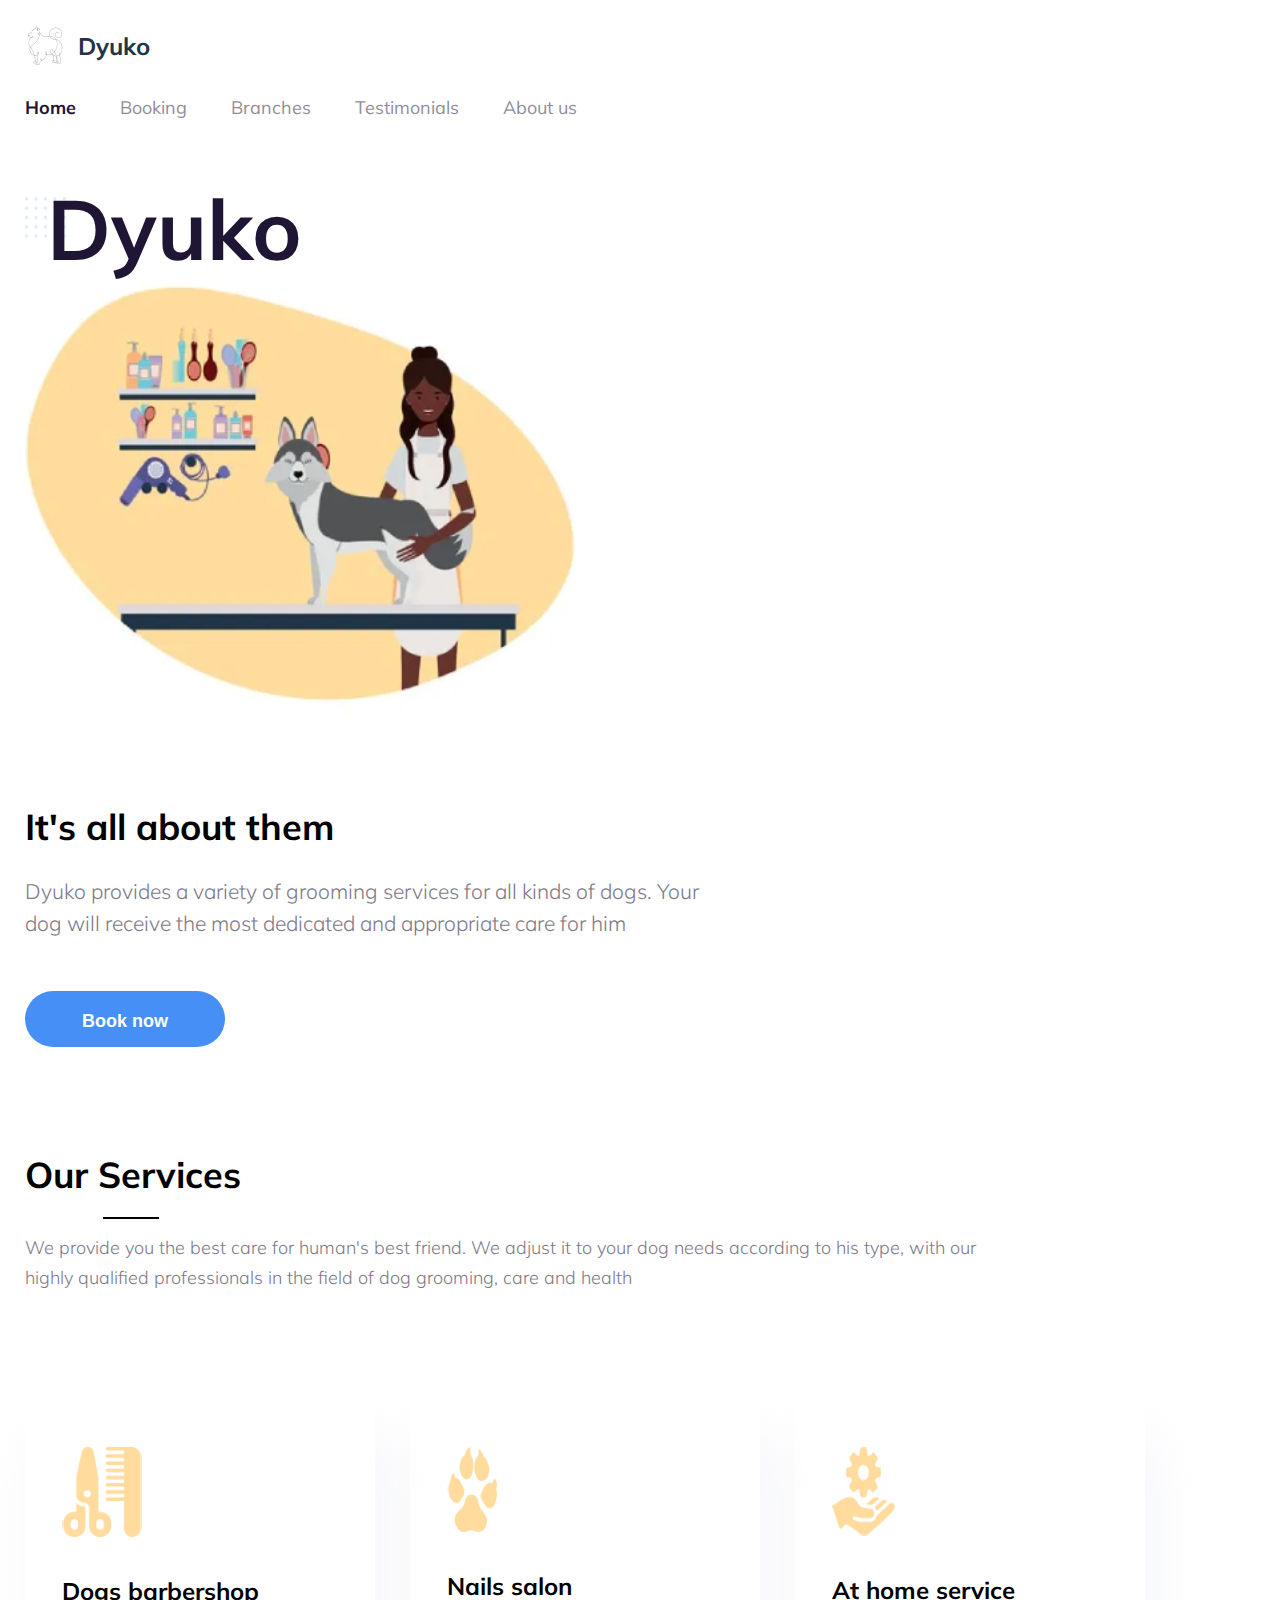
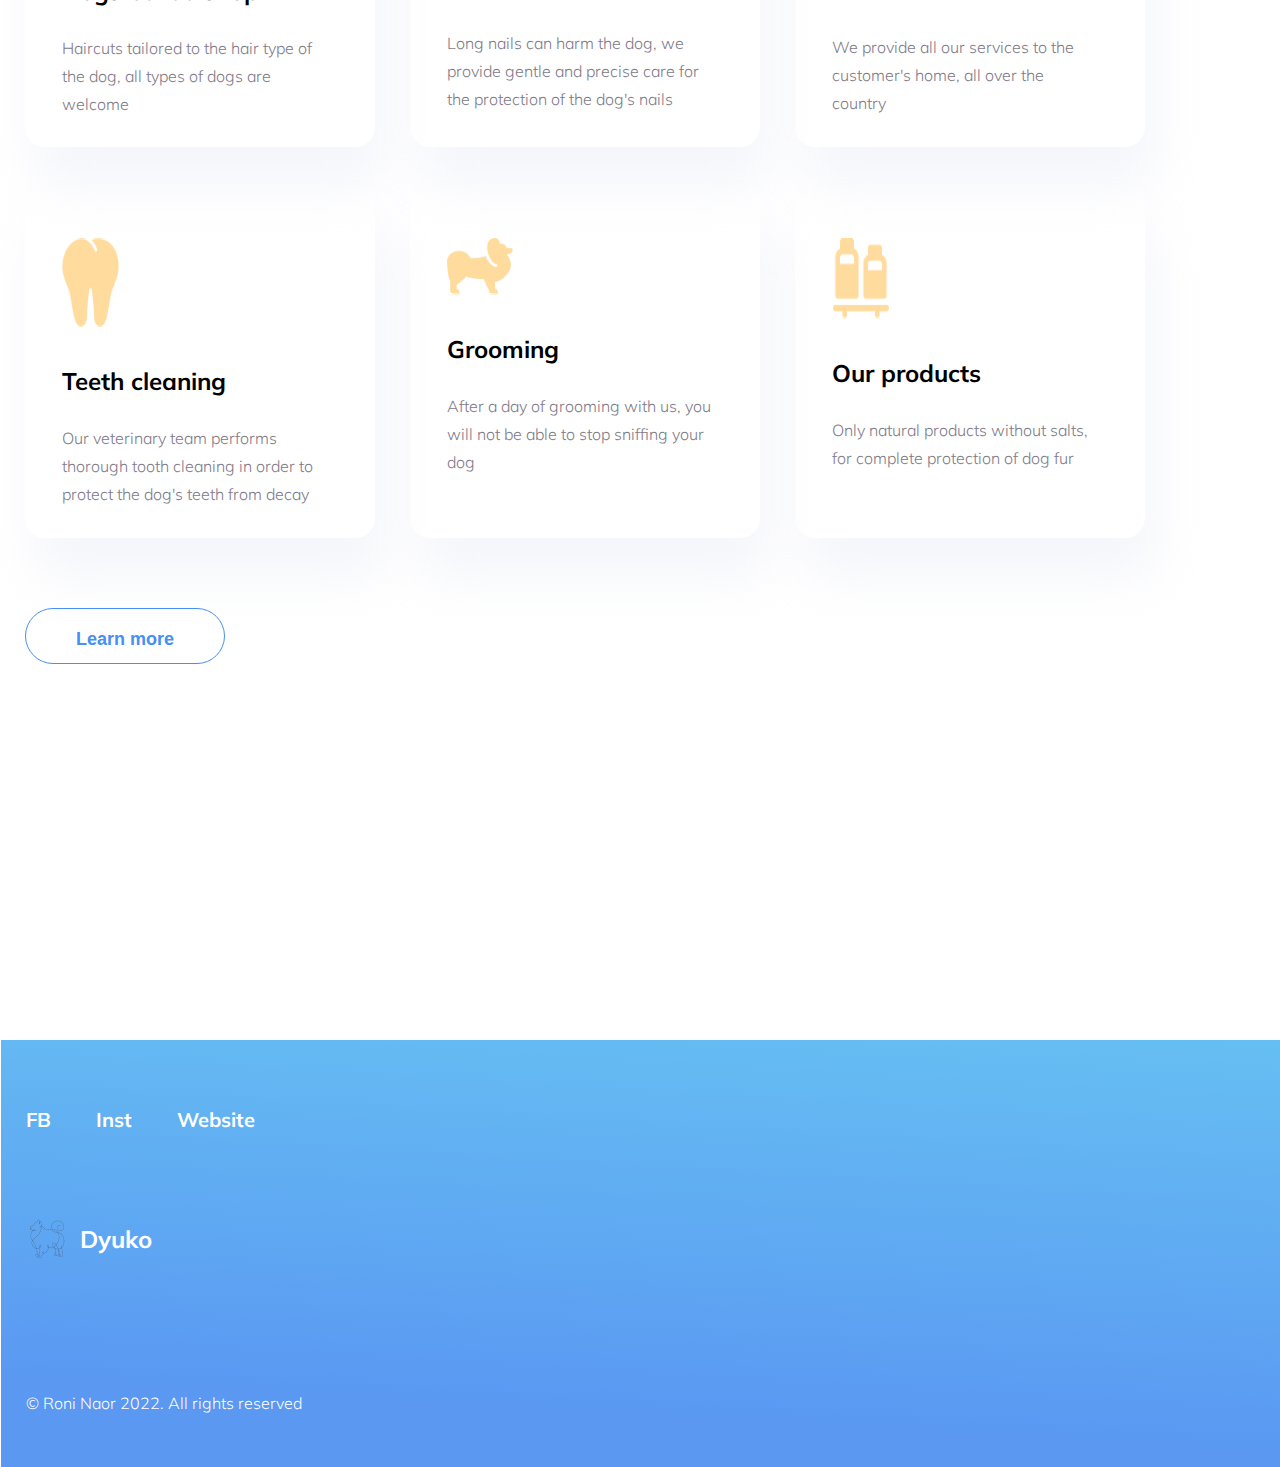
<file: index.html>
<!DOCTYPE html>
<html>

<head>
    <link rel="stylesheet" href="css/style.css">
    <title>Dyuko</title>
    <link rel="preconnect" href="https://fonts.googleapis.com">
    <link rel="preconnect" href="https://fonts.gstatic.com" crossorigin>
    <link rel="preconnect" href="https://fonts.googleapis.com">
<link rel="preconnect" href="https://fonts.gstatic.com" crossorigin>
<link href="https://fonts.googleapis.com/css2?family=Mulish:ital,wght@0,200;0,300;0,400;0,500;0,600;0,700;0,800;0,900;1,200;1,300;1,400;1,500;1,600;1,700;1,800;1,900&display=swap" rel="stylesheet">
</head>

<body>
    <div id="wrapper">
        <header>
            <a href="index.html" id="logo">
                <span>Dyuko</span>
            </a>
        </header>
        <nav>
            <a href="index.html" class="selected">Home</a>
            <a href="#">Booking</a>
            <a href="#">Branches</a>
            <a href="testimonials.html">Testimonials</a>
            <a href="#">About us</a>
        </nav>
        <main>
            <section class="group">
                <section class="dots">
                    <img src="images/Group.png" alt="group">
                </section>
                <section id="Dyuko">
                    <h1>Dyuko</h1>
                </section>
            </section>
            <section id="cover-photo-section">
                <img src="images/cover.png" alt="cover pohto">
            </section>
            <section id="about">
                <h2 class="h2Style">It's all about them</h2>
                <p>Dyuko provides a variety of grooming services for all kinds of dogs. Your
                    dog will receive the most dedicated and appropriate care for him</p>
                <button type="button">Book now</button>
            </section>
            <section class="services">
                <h2 class="h2Style">Our Services</h2>
                <section class="buttomLine"></section>
                <p>We provide you the best care for human's best friend. We adjust it to your dog needs according
                    to his type, with our highly qualified professionals in the field of dog grooming,
                    care and health </p>
                <section id="squares">
                    <a href="#">
                        <section class="square">
                            <img src="images/barbershop.png" alt="barbershop">
                            <h3>Dogs barbershop</h3>
                            <p>Haircuts tailored to the hair type of the dog, all types of dogs are welcome</p>
                        </section>
                    </a>
                    <a href="#">
                        <section class="square">
                            <img src="images/paw.png" alt="nails salon">
                            <h3>Nails salon</h3>
                            <p>Long nails can harm the dog, we provide gentle and precise care for the protection of the
                                dog's nails</p>
                        </section>
                    </a>
                    <a href="#">
                        <section class="square">
                            <img src="images/home.png" alt="home service">
                            <h3>At home service</h3>
                            <p>We provide all our services to the customer's home, all over the country</p>
                        </section>
                    </a>
                    <a href="#">
                        <section class="square">
                            <img src="images/teeth.png" alt="teeth cleaning">
                            <h3>Teeth cleaning</h3>
                            <p>Our veterinary team performs thorough tooth cleaning in order to protect the dog's teeth
                                from decay</p>
                        </section>
                    </a>
                    <a href="#">
                        <section class="square">
                            <img src="images/grooming.png" alt="grooming">
                            <h3>Grooming</h3>
                            <p>After a day of grooming with us, you will not be able to stop sniffing your dog </p>
                        </section>
                    </a>
                    <a href="#">
                        <section class="square">
                            <img src="images/product.png" alt="our products">
                            <h3>Our products</h3>
                            <p>Only natural products without salts, for complete protection of dog fur</p>
                        </section>
                    </a>
                    <button type="button">Learn more</button>
                </section>
            </section>
        </main>
    </div>
    <footer class="height2">
        <section id="media">
            <a href="https://www.facebook.com/freezura/">FB</a>
            <a href="https://easy.co.il/page/20055605">Inst</a>
            <a href="https://pet-groomer-1522.business.site/?utm_source=gmb&utm_medium=referral">Website</a>
        </section>
        <section id="company">
            <a href="#" id="logoFooter">
                <span>Dyuko</span>
            </a>
        </section>
        <section id="rights">
            <a href="#">&copy; Roni Naor 2022. All rights reserved</a>
        </section>
    </footer>
</body>

</html>
</file>
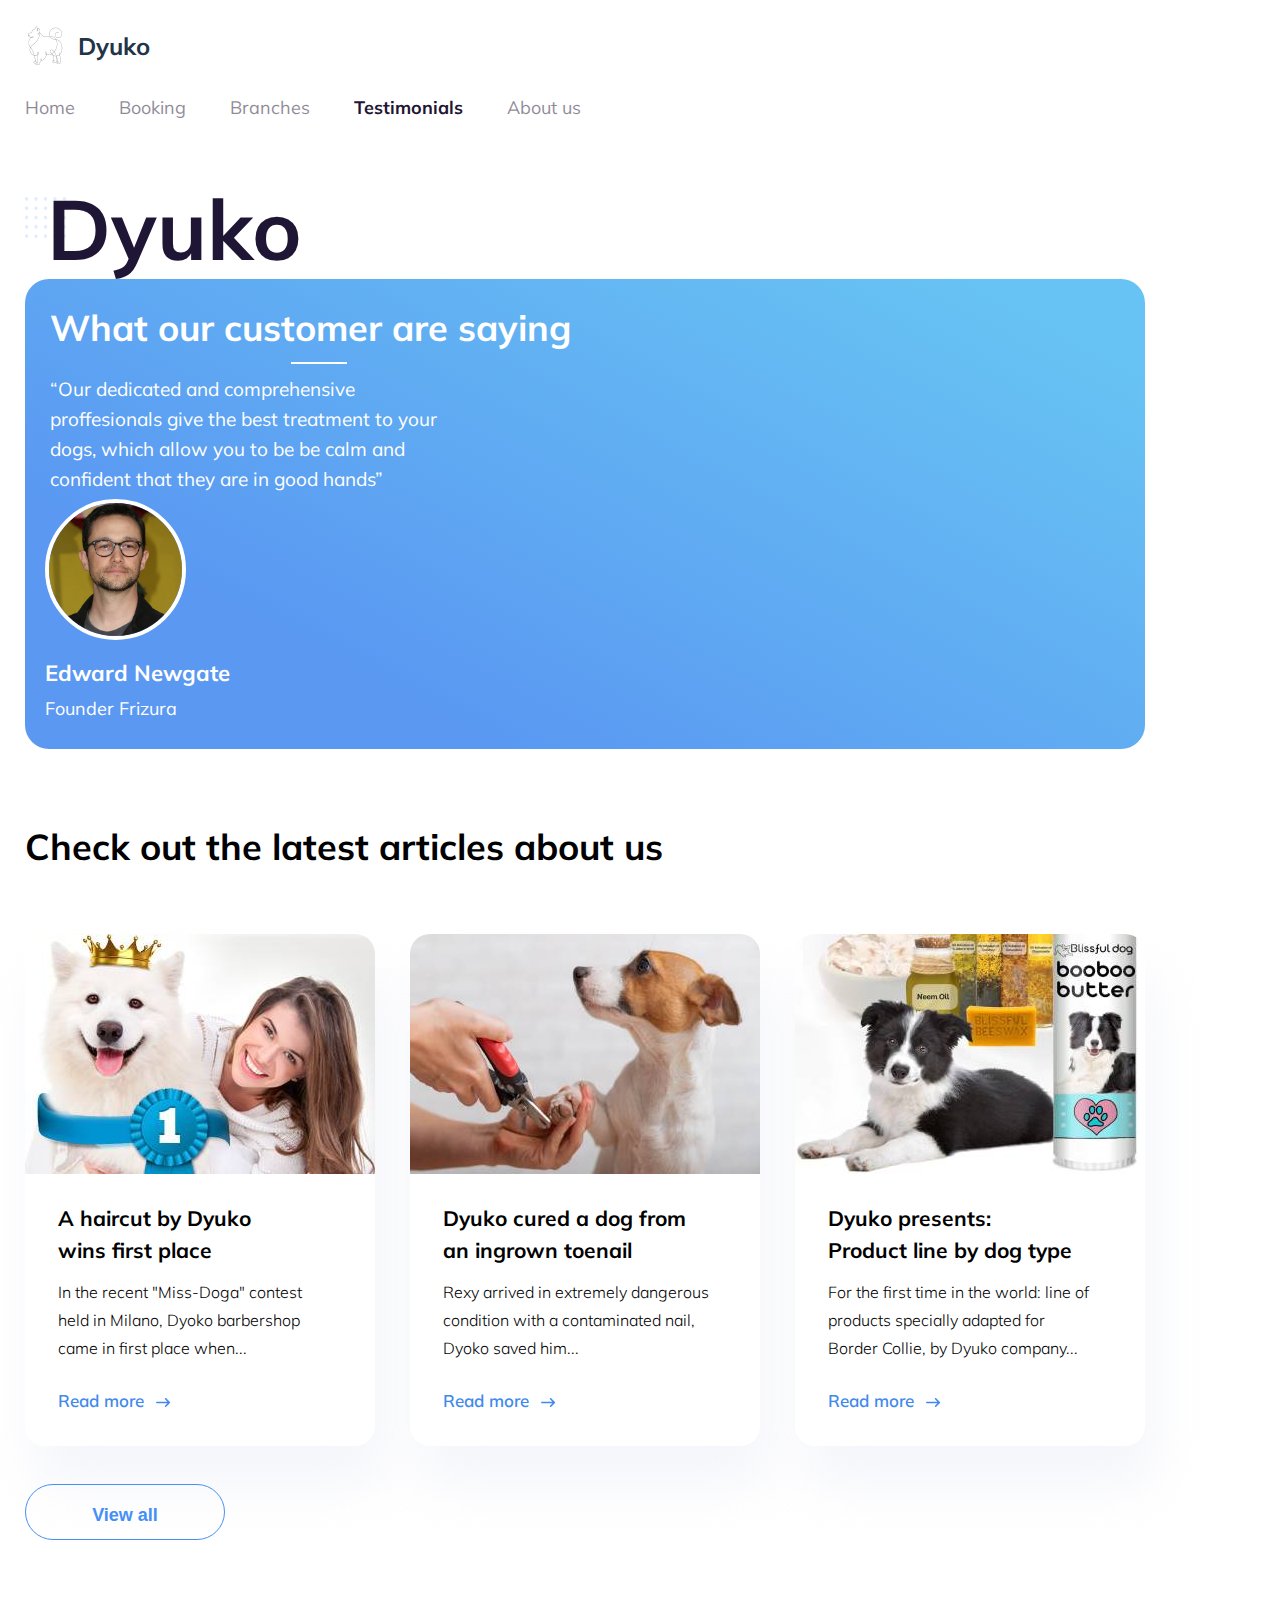
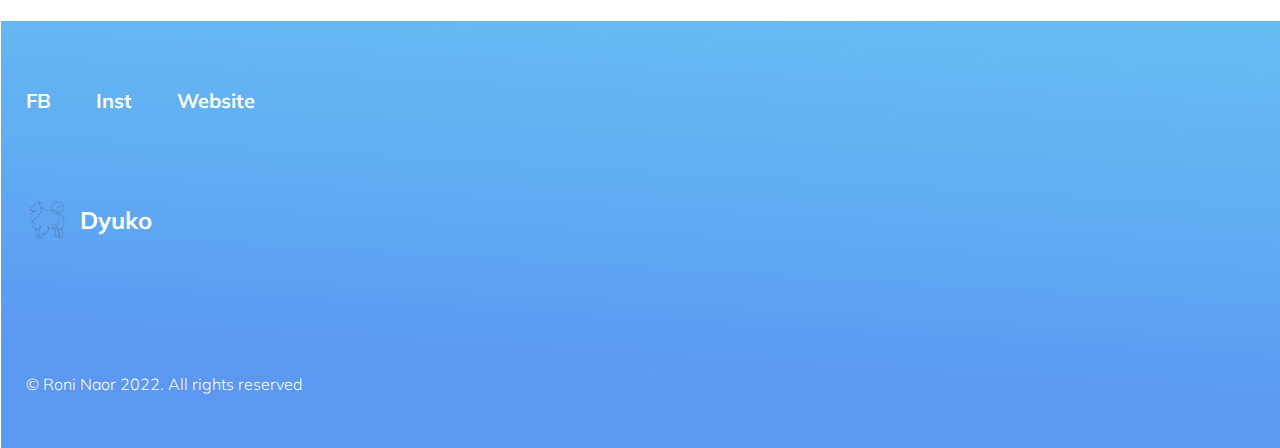
<file: testimonials.html>
<!DOCTYPE html>
<html>

<head>
    <link rel="stylesheet" href="css/style.css">
    <title>Dyuko</title>
    <link rel="preconnect" href="https://fonts.googleapis.com">
    <link rel="preconnect" href="https://fonts.gstatic.com" crossorigin>
    <link rel="preconnect" href="https://fonts.googleapis.com">
<link rel="preconnect" href="https://fonts.gstatic.com" crossorigin>
<link href="https://fonts.googleapis.com/css2?family=Mulish:ital,wght@0,200;0,300;0,400;0,500;0,600;0,700;0,800;0,900;1,200;1,300;1,400;1,500;1,600;1,700;1,800;1,900&display=swap" rel="stylesheet">
</head>

<body>
    <div id="wrapper">
        <header>
            <a href="index.html" id="logo">
                <span>Dyuko</span>
            </a>
        </header>
        <nav>
            <a href="index.html">Home</a>
            <a href="#">Booking</a>
            <a href="#">Branches</a>
            <a href="#" class="selected">Testimonials</a>
            <a href="#">About us</a>
        </nav>
        <main>
            <section class="group">
                <section class="dots">
                    <img src="images/Group.png" alt="group">
                </section>
                <section id="Dyuko">
                    <h1>Dyuko</h1>
                </section>
            </section>

            <section class="review">
                <section>
                    <h3>What our customer are saying</h3>
                    <section class="whiteLine"></section>
                    <p>
                        &#8220;Our dedicated and comprehensive proffesionals give the best treatment to your dogs,
                        which allow you to be be calm and confident that they are in good hands&#8221;
                    </p>
                </section>
                <section>
                    <img src="images/founder.jpg" class="picture" alt="Founder">
                    <h4>Edward Newgate</h4>
                    <h5>Founder Frizura</h5>
                </section>
            </section>
            <section class="articles">
                <h3>Check out the latest articles about us</h3>
                <section class="rectangels">
                    <article class="rec">
                        <img src="images/award.jpg" class="articlem" alt="award">
                        <section class="text">
                            <h5>A haircut by Dyuko wins first place</h5>
                            <p>In the recent "Miss-Doga" contest held in Milano, Dyoko barbershop came in first place
                                when...</p>
                            <section class="read">
                                <a href="#">Read more</a>
                                <a href="#"><img src="images/Vector.svg" alt="arrow"></a>
                            </section>
                        </section>
                    </article>
                    <article class="rec">
                        <img src="images/nails.jpg" class="articlem" alt="paw">
                        <section class="text">
                            <h5>Dyuko cured a dog from an ingrown toenail</h5>
                            <p>Rexy arrived in extremely dangerous condition with a contaminated nail,
                                Dyoko saved him...</p>
                            <section class="read">
                                <a href="#">Read more</a>
                                <a href="#"><img src="images/Vector.svg" alt="arrow"></a>
                            </section>
                        </section>

                    </article>
                    <article class="rec">
                        <img src="images/border.jpg" class="articlem" alt="award">
                        <section class="text">
                            <h5>Dyuko presents: Product line by dog ​​type</h5>
                            <p>For the first time in the world: line of products specially adapted for Border Collie, by
                                Dyuko company...</p>
                            <section class="read">
                                <a href="#">Read more</a>
                                <a href="#"><img src="images/Vector.svg" alt="arrow"></a>
                            </section>
                        </section>
                    </article>
                </section>
            </section>
            <section class="view">
                <button type="button">View all</button>
            </section>
        </main>
    </div>
    <footer class="height2">
        <section id="media">
            <a href="https://www.facebook.com/freezura/">FB</a>
            <a href="https://easy.co.il/page/20055605">Inst</a>
            <a href="https://pet-groomer-1522.business.site/?utm_source=gmb&utm_medium=referral">Website</a>
        </section>
        <section id="company">
            <a href="#" id="logoFooter">
                <span>Dyuko</span>
            </a>
        </section>
        <section id="rights">
            <a href="#">&copy; Roni Naor 2022. All rights reserved</a>
        </section>
    </footer>
</body>

</html>
</file>
<file: css/style.css>
* {
    margin: 0; padding: 0;
}

main, article, header, footer, section, nav, aside {
    display: block;
} 

body {
    text-align: left;
    vertical-align: top;
    font-style: normal;
    letter-spacing: 0em;
    font-family: 'Mulish', sans-serif;
}

a {
    text-decoration: none;
}

#wrapper {
    margin:0px 25px;
}

header {
    margin-top: 25px;
    width: 100%;
}

#logo {
    background-image: url("../images/logo.png");
    background-repeat: no-repeat;
    background-size: contain;
    display: block;
    height: 41px; width: 41px;
}

#logo span {
    font-weight: 700;
    line-height: 30px;
    padding-top: 6px;
    padding-left: 53px;
    font-size: 24px;
    color:#233348;
    display: block;
}

nav {
    width: 100%;
    margin-top: 30px;
}

nav a {
    font-weight: 400;
    font-size: 18px;
    line-height: 23px;
    color: #1F1534;
    opacity: 0.5;
    margin-right: 40px;
}

a:hover {
    color: black;
    font-weight: bold;
}

.selected {
    color:#1F1534;
    font-weight: 700;
    font-size: 18px;
    line-height: 23px;
    opacity: 1;
}

.group {
    margin-top:78px;
    position: relative;
    top: 0;
    left: 0;
}

.dots {
    position: relative;
    top: 0;
    left: 0;
}

#Dyuko {
    font-size: 42px;
    font-weight: 700,bold;
    line-height: 53px;
    color: #1F1534;
    top: 5px;
    margin-left: 21.74px;
    position: absolute;
}

#cover-photo-section {
    margin-top: 14px;
}

.h2Style {
    font-size: 36px;
    font-weight: 700,bold;
    line-height: 56px;
}

#about h2 {
    margin-top: 63px;
    color: #000000;
}

#about p {
    margin-top: 20px;
    font-size: 21px;
    font-weight: 300;
    line-height: 32px;
    color: #7D7987;
    width: 693px;
    height: 96px;
}

button {
    height: 56px;
    width: 200px;
    border-radius: 55px;
    font-size: 18px;
    font-weight: 700;
    line-height: 60px;
    cursor: pointer;
    text-align: center;
    background-repeat:no-repeat
}

#about button {
    margin-top: 20px;
    border-width: 0ch;
    color: #FFFFFF;
    background: #458FF6;
}

.services h2 {
    margin-top: 100px;
}

.buttomLine {
    border-bottom: 2px solid #000000;
    margin-bottom: 14px;
    margin-top: 14px;
    margin-left: 78px;
    width: 56px;
    color: #000000;
}

.services p {
    margin-top: 14px;
    font-size: 18px;
    font-weight: 300;
    line-height: 30px;
    color: #7D7987;
    width: 952px;
    height: 60px;
}

#squares {
    margin-top: 100px;
    display: table;
    table-layout: fixed;
    width: 1155px;
}

.square {
    box-shadow: 10px 40px 50px 0px #E5E9F666;   
    height: 354px;
    width: 313px;
    border-radius: 20px;
    color: #FFFFFF;
    padding-left: 37px;
    display: table-cell;
    float: left;
    margin-right: 35px;
    margin-bottom: 37px;
}

#squares img {
    padding-top: 54px;
}

#squares h3 {
    padding-top: 22px;
    font-size: 24px;
    font-weight: 700;
    line-height: 56px;
    color: #000000;
}

#squares p {
    padding-top: 1px;
    font-size: 16px;
    font-weight: 300;
    line-height: 28px;
    color: #7D7987;
    height: 84px;
    width: 266px;
}

.services button {
    margin-top: 33px;
    margin-bottom: 336px;
    border: 1.4px solid #458FF6;
    background-color: transparent;
    color: #458FF6;
}

.view button {
    margin-top: 38px;
    margin-bottom: 41px;
    border: 1.4px solid #458FF6;
    background-color: transparent;
    color: #458FF6;
}

footer {
    margin-left: 1px;
    width: 100%;
    background: linear-gradient(183.41deg, #67C3F3 -8.57%, #5A98F2 82.96%);
}

.height1 {
    margin-top: 336px;
}

.height2 {
    margin-top: 40px;
}

#media {
    padding-top: 50px;
    padding-left: 25px;
}

#media a {
    font-size: 20px;
    font-weight: 700;
    line-height: 60px;
    cursor: pointer;
    color: #FFFFFF;
}

#media a:not(:first-child){
    margin-left: 41px;
}

#company {
    padding-top: 68px;
    padding-left: 26px; 
}
#logoFooter {
    background-image: url("../images/logo.png");
    background-repeat: no-repeat;
    background-size: contain;
    display: block;
    height: 41px; width: 41px;
}

#logoFooter span {
    font-weight: 700;
    line-height: 30px;
    padding-top: 6px;
    padding-left: 53px;
    font-size: 24px;
    color:white;
    display: block;
}

#rights {
    margin-top: 130px;
    padding-left: 25px;
    padding-bottom: 50px;
}

#rights a {
    font-size: 16px;
    font-weight: 300;
    line-height: 28px;
    color: #FFFFFF;
}

.review {
    padding-top: 25px;
    padding-left: 20px;
    margin-top: 37px;
    height: 445px;
    width: 1100px;
    border-radius: 24px;
    background: linear-gradient(208.18deg, #67C3F3 9.05%, #5A98F2 76.74%);
}

.review h3 {
    padding-left:5px;
    font-size: 36px;
    font-weight: 700,bold;
    line-height: 48px;
    color: #FFFFFF;
}

.whiteLine {
    border-bottom: 2px solid;
    width: 56px;
    color:#FFFFFF;
    margin-bottom: 10px;
    margin-top: 10px;
    margin-left: 246px;
}

.review p {
    padding-left: 5px;
    color:#FFFFFF;
    height: 120px;
    width: 420px;
    font-size: 19px;
    font-weight: 400 ;
    line-height: 30px;
}

.picture {
    margin-top: 5px;
    border:4px solid #FFFFFF ;
    border-radius: 100px;
    height: 133px;
    width: 133px;
}

.review h4 {
    margin-top: 5px;
    color:#FFFFFF;
    font-size: 22px;
    font-weight:700;
    line-height: 48px;  
}

.review h5 {
    color:#FFFFFF;
    font-size: 18px;
    font-weight: 400;
}

.articles h3 {
    margin-top: 70px;
    font-size: 36px;
    font-weight: 700;
    line-height: 56px;
    color:#000000;
}

.rectangels {
    margin-top: 59px;
    display: table;
    table-layout: fixed;
    width: 1155px;
}

.rec {
    height: 512px;
    width: 350px;
    border-radius: 20px;
    box-shadow: 10px 40px 50px 0px #E5E9F666;
    background: #FFFFFF;
    display: table-cell;
    float: left;
    margin-right: 35px;
}

.articlem {
    border-top-right-radius: 20px;
    border-top-left-radius: 20px;
}

.text {
    padding-left: 33px;
}

.rec h5 {
    padding-top: 24px;
    font-size: 21px;
    font-weight: 700;
    line-height: 32px;
    color: #000000;
    height: 64px;
    width: 245px;
}

.rec p {
    padding-top: 12px;
    font-size: 16px;
    font-weight: 300;
    line-height: 28px;
    height: 84px;
    width: 266px;
}

.read {
    margin-top: 25px;
}

.read a {
    font-size: 17px;
    font-weight: 600;
    line-height: 28px;
    color: #4089ED;
    margin-right: 8px;
}
</file>
